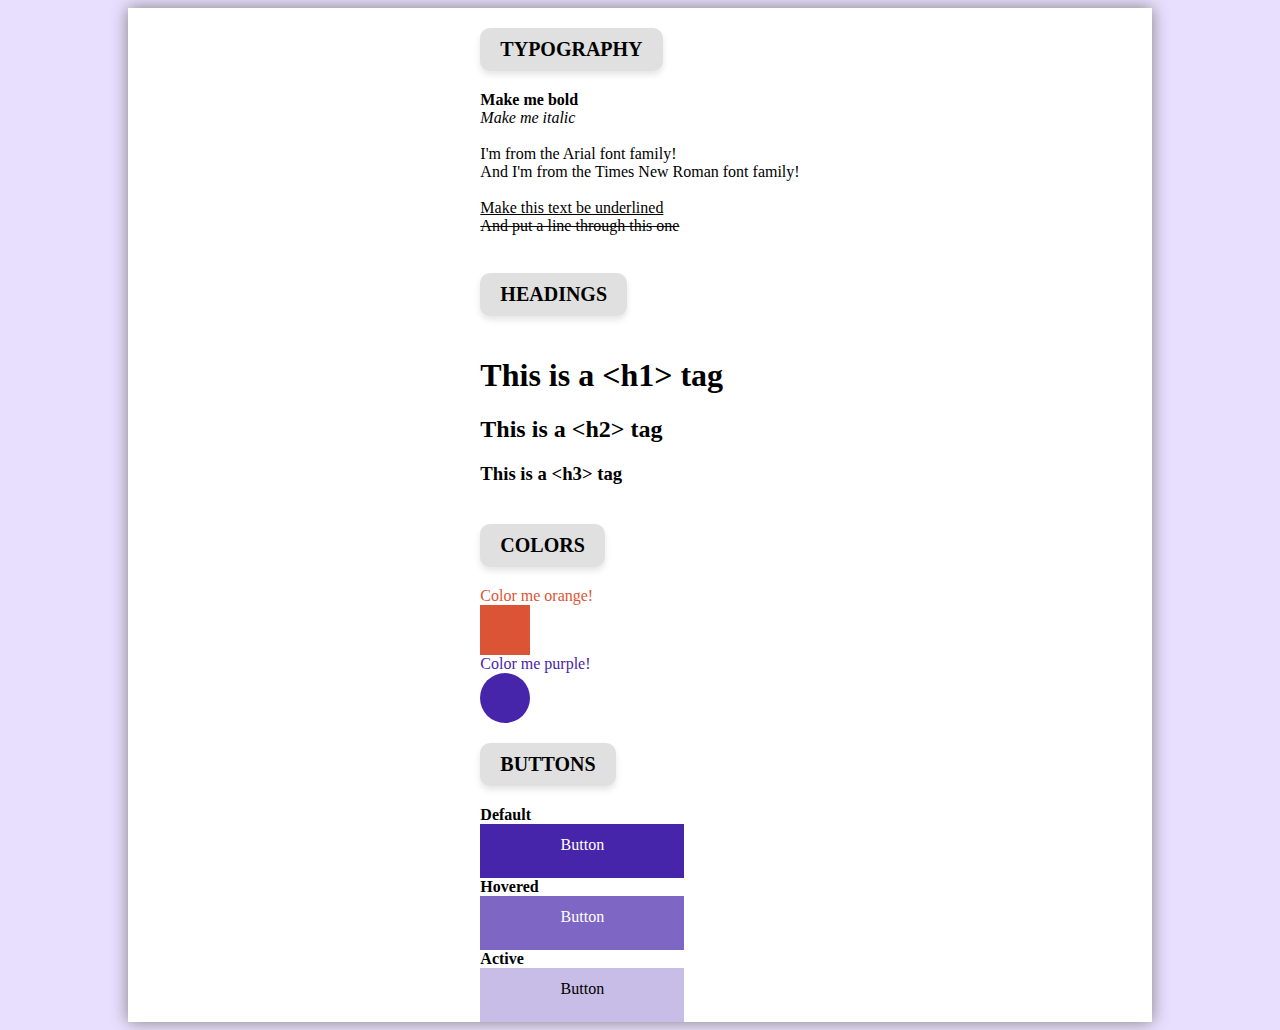
<file: Basics/index.html>
<!DOCTYPE html>
<html>

<head>
    <meta charset="UTF-8">
    <link rel="stylesheet" href="style.css">
</head>

<body>
    <div class="container">
        <div class="content">
            <p class="title">TYPOGRAPHY</p>
            <div style="font-weight: bold">Make me bold</div>
            <div style="font-style: italic">Make me italic</div>
            <br>
            <div style="font-style: Arial">I'm from the Arial font family!</div>
            <div style="font-style: Times">And I'm from the Times New Roman font family!</div>
            <br>
            <div><u>Make this text be underlined</u></div>
            <div><s>And put a line through this one</s></div>
            <br>
            <p class="title">HEADINGS</p>
            <h1>This is a &lth1&gt tag</h1>
            <h2>This is a &lth2&gt tag</h2>
            <h3>This is a &lth3&gt tag</h3>
            <p class="title">COLORS</p>
            <div style="Color:rgb(220 84 54)">Color me orange!</div>
            <div class="square"> </div>
            <div style="Color:rgb(71 37 171)">Color me purple!</div>
            <div class="circle"></div>
            <p class="title">BUTTONS</p>
            <div style="font-weight: bold">Default</div>
            <div class="bt" id="bt1">Button</div>
            <div style="font-weight: bold">Hovered</div>
            <div class="bt" id="bt2">Button</div>
            <div style="font-weight: bold">Active</div>
            <div class="bt" id="bt3">Button</div>
        </div>
    </div>
</body>

</html>
</file>
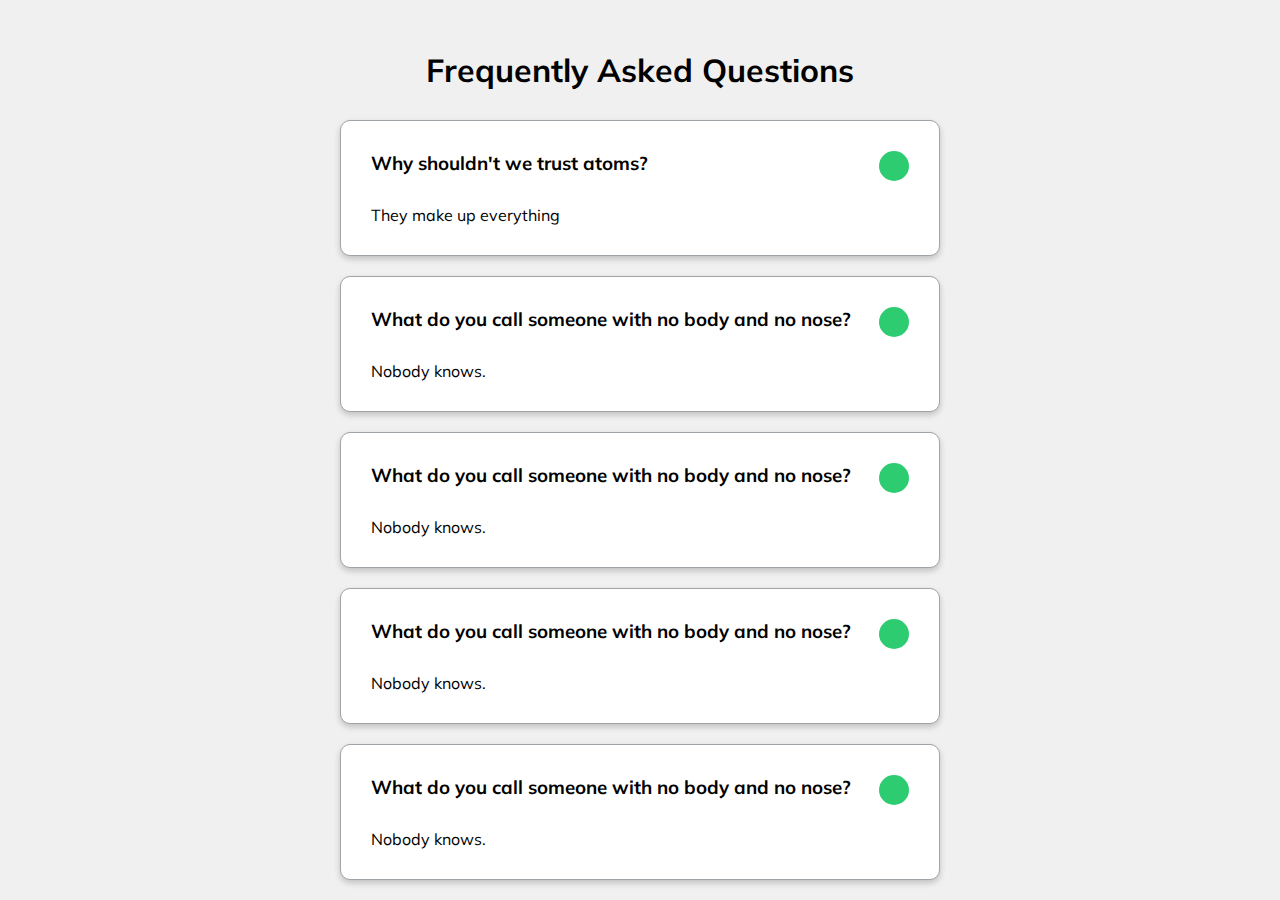
<file: Faq collapse/index.html>
<!DOCTYPE html>
<html lang="en">
  <head>
    <meta charset="UTF-8" />
    <meta name="viewport" content="width=device-width, initial-scale=1.0" />
    <link rel="stylesheet" href="https://cdnjs.cloudflare.com/ajax/libs/font-awesome/5.14.0/css/all.min.css" integrity="sha512-1PKOgIY59xJ8Co8+NE6FZ+LOAZKjy+KY8iq0G4B3CyeY6wYHN3yt9PW0XpSriVlkMXe40PTKnXrLnZ9+fkDaog==" crossorigin="anonymous" />
    <link rel="stylesheet" href="style.css" />
    <title>Faq collaspe</title>
  </head>
  <body>
    <h1>Frequently Asked Questions</h1>

    <div class="container">
      <div class="faq active">
        <!-- ::before -->
        <h3 class="title">Why shouldn't we trust atoms?</h3>
        <p class="text">They make up everything</p>
        <button class="toggle">
          <i class="fas chevron"></i>
          <i class="fas times">
            <!-- ::before -->
          </i>
        </button>
        <!-- ::after -->
      </div>

    <div class="container">
      <div class="faq active">
        <!-- ::before -->
        <h3 class="title">What do you call someone with no body and no nose?</h3>
        <p class="text">Nobody knows.</p>
        <button class="toggle">
          <i class="fas chevron"></i>
          <i class="fas times">
            <!-- ::before -->
          </i>
        </button>
        <!-- ::after -->
      </div>

    <div class="container">
      <div class="faq active">
        <!-- ::before -->
        <h3 class="title">What do you call someone with no body and no nose?</h3>
        <p class="text">Nobody knows.</p>
        <button class="toggle">
          <i class="fas chevron"></i>
          <i class="fas times">
            <!-- ::before -->
          </i>
        </button>
        <!-- ::after -->
      </div>

    <div class="container">
      <div class="faq active">
        <!-- ::before -->
        <h3 class="title">What do you call someone with no body and no nose?</h3>
        <p class="text">Nobody knows.</p>
        <button class="toggle">
          <i class="fas chevron"></i>
          <i class="fas times">
            <!-- ::before -->
          </i>
        </button>
        <!-- ::after -->
      </div>

    <div class="container">
      <div class="faq active">
        <!-- ::before -->
        <h3 class="title">What do you call someone with no body and no nose?</h3>
        <p class="text">Nobody knows.</p>
        <button class="toggle">
          <i class="fas chevron"></i>
          <i class="fas times">
            <!-- ::before -->
          </i>
        </button>
        <!-- ::after -->
      </div>
    </div>

    <script src="script.js"></script>
  </body>
</html>
</file>
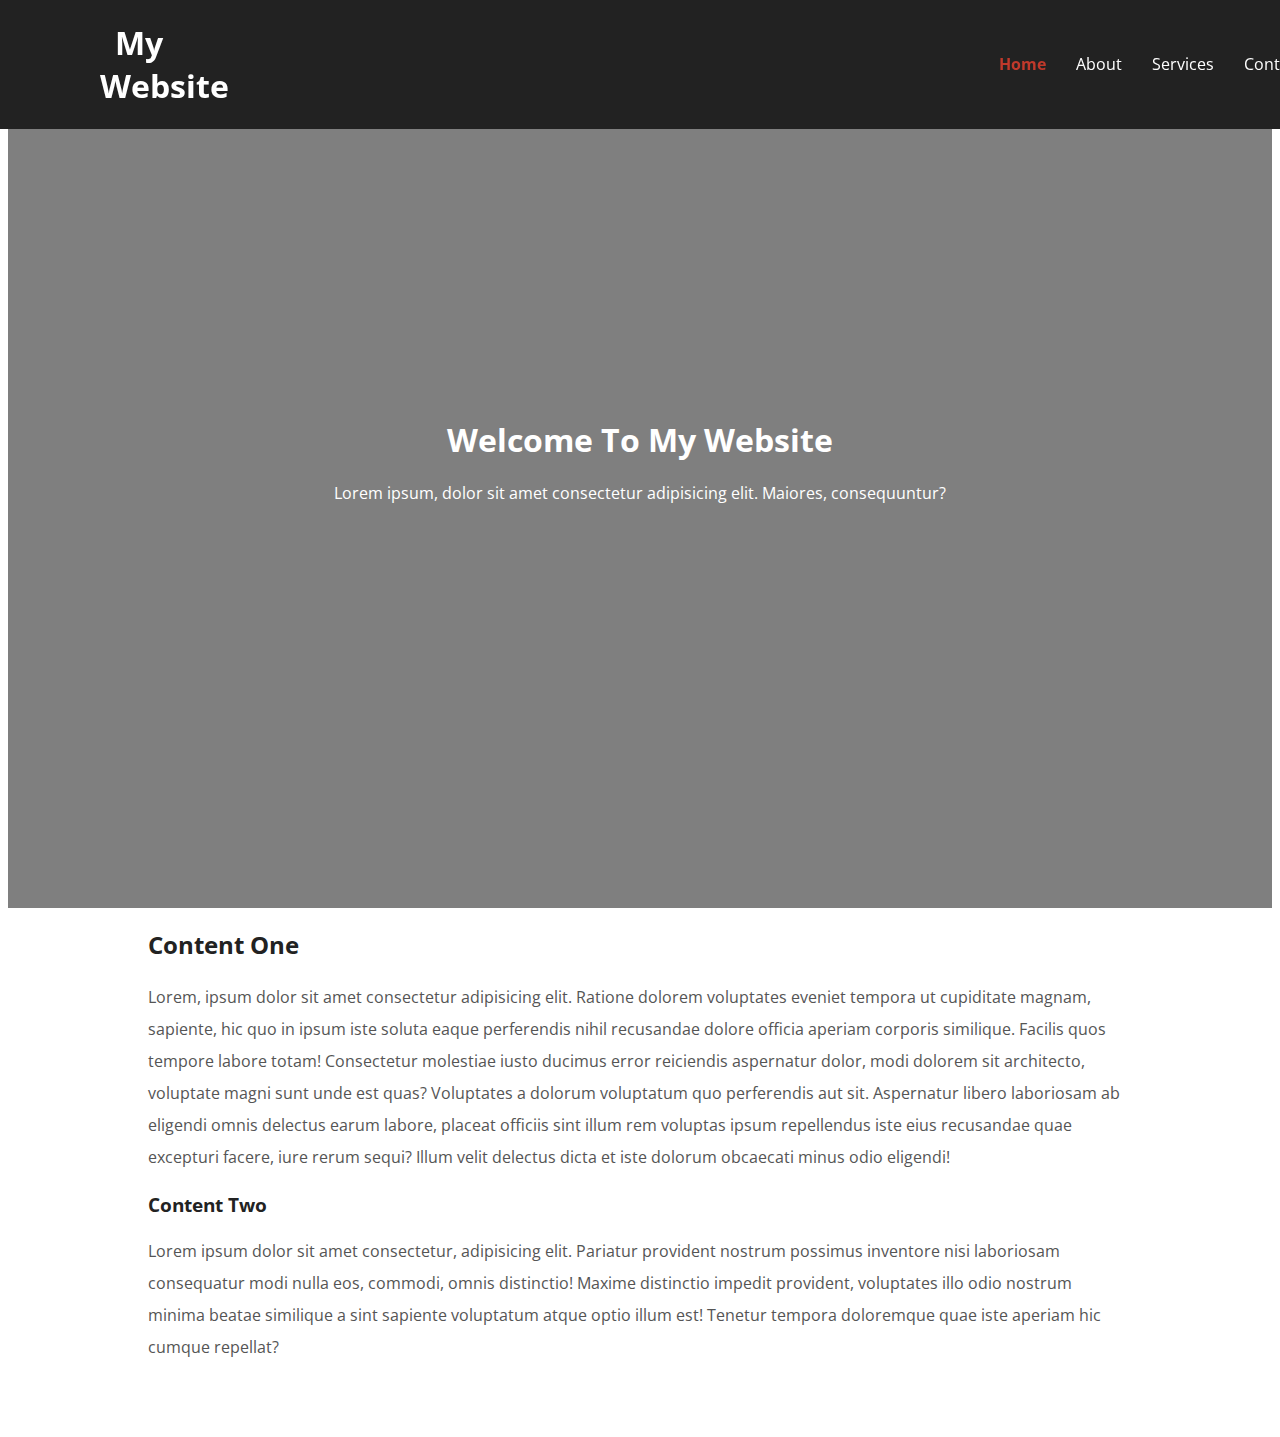
<file: Sticky Navigation/index.html>
<!DOCTYPE html>
<html lang="en">
  <head>
    <meta charset="UTF-8" />
    <meta name="viewport" content="width=device-width, initial-scale=1.0" />
    <link rel="stylesheet" href="style.css" />
    <title>Sticky Navigation</title>
  </head>
  <body>
    <nav>
      <div class="container">
        <h1 class="logo">
          <a href="#">My Website</a>
        </h1>
        <ul>
          <li>
            <a href="#" class="current">Home</a>
          </li>
          <li>
            <a href="#">About</a>
          </li>
          <li>
            <a href="#">Services</a>
          </li>
          <li>
            <a href="#">Contact</a>
          </li>
        </ul>
      </div>
    </nav>
    <div class="hero">
      <div class="container">
        <h1>Welcome To My Website</h1>
        <p>Lorem ipsum, dolor sit amet consectetur adipisicing elit. Maiores, consequuntur?</p>
      </div>
    </div>
    <section class="container content">
      <h2>Content One</h2>
      <p>Lorem, ipsum dolor sit amet consectetur adipisicing elit. Ratione dolorem voluptates eveniet tempora ut cupiditate magnam, sapiente, hic quo in ipsum iste soluta eaque perferendis nihil recusandae dolore officia aperiam corporis similique. Facilis quos tempore labore totam! Consectetur molestiae iusto ducimus error reiciendis aspernatur dolor, modi dolorem sit architecto, voluptate magni sunt unde est quas? Voluptates a dolorum voluptatum quo perferendis aut sit. Aspernatur libero laboriosam ab eligendi omnis delectus earum labore, placeat officiis sint illum rem voluptas ipsum repellendus iste eius recusandae quae excepturi facere, iure rerum sequi? Illum velit delectus dicta et iste dolorum obcaecati minus odio eligendi!</p>
      <h3>Content Two</h3>
      <p>Lorem ipsum dolor sit amet consectetur, adipisicing elit. Pariatur provident nostrum possimus inventore nisi laboriosam consequatur modi nulla eos, commodi, omnis distinctio! Maxime distinctio impedit provident, voluptates illo odio nostrum minima beatae similique a sint sapiente voluptatum atque optio illum est! Tenetur tempora doloremque quae iste aperiam hic cumque repellat?</p>
    </section>
    <script src="script.js"></script>
  </body>
</html>
</file>
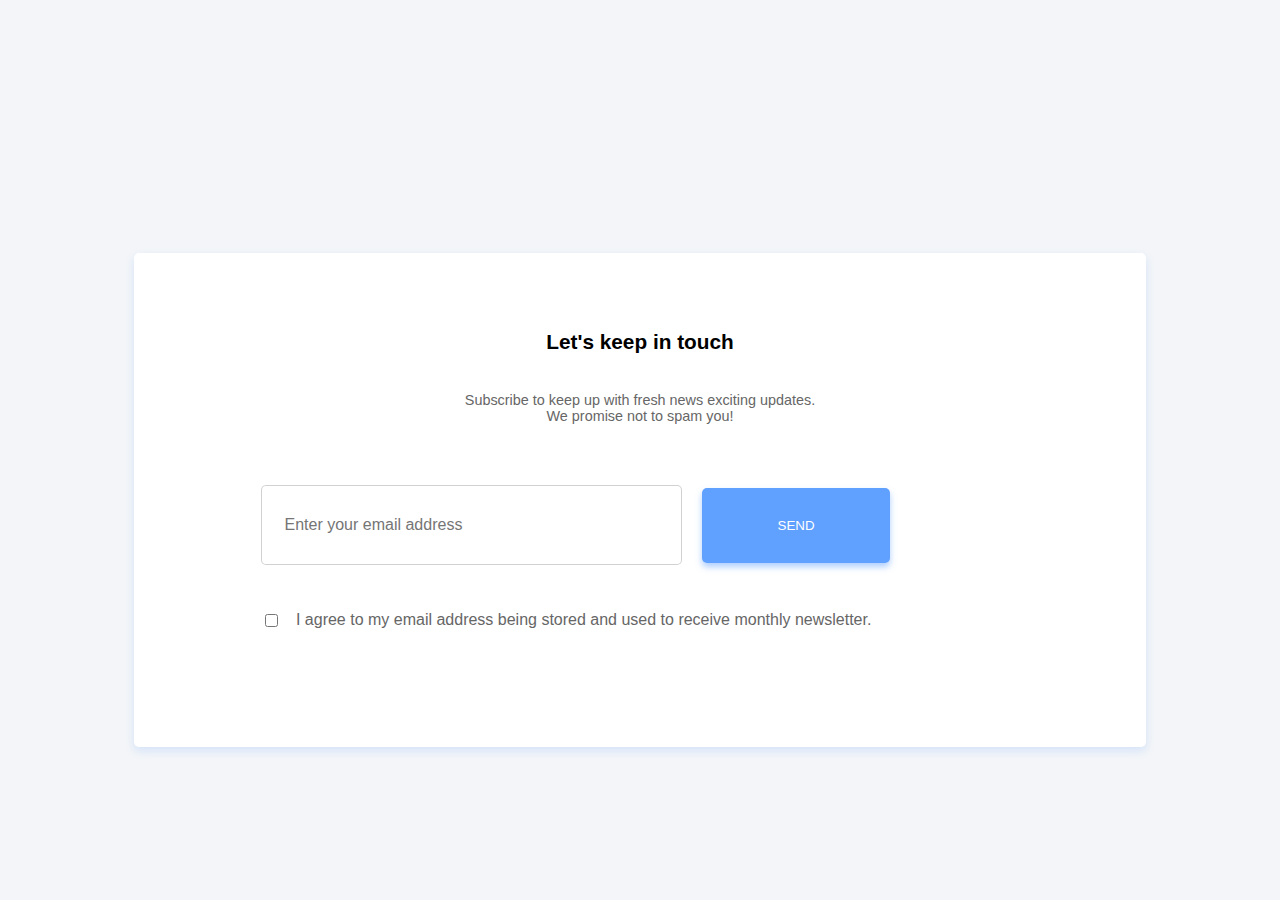
<file: Subscribe/index.html>
<html>

<head>
    <meta charset="UTF-8">
    <meta name="viewport" content="width=device-width, initial-scale=1.0">
    <link rel="stylesheet" href="styles.css">
</head>

<body>
    <div class="container">
        <div class="content">
            <h1>Let's keep in touch</h1>
            <p>
                Subscribe to keep up with fresh news exciting updates.<br>
                We promise not to spam you!
            </p>
            <form>
                <div class="input">
                    <input type="email" placeholder="Enter your email address">
                    <button type="submit">SEND</button>
                </div>
                <div class="checkbox">
                    <input type="checkbox" id="agree">
                    <label for="agree">I agree to my email address being stored and used to receive monthly newsletter.</label>                    
                </div>
            </form>
        </div>
    </div>
</body>

</html>
</file>
<file: Basics/style.css>
body {
    background-color: #e8dfff;
}

.container {
    background-color: #fff;
    margin-left: 120px;
    margin-right: 120px;
    text-align: center;
    box-shadow: 0 0 1rem grey;
}

.content{
    display: inline-block;
    text-align: left;
}

.title{
    display: inline-block;
    background-color: #E0E0E0;
    padding: 10px 20px;
    font-size: 20px;
    font-weight: bold;
    border-radius: 10px;
    box-shadow: 0 4px 6px rgba(0, 0, 0, 0.1);
}

.square{
    width: 50px;
    height: 50px;
    background-color: rgb(220 84 54);
}

.circle{
    width: 50px;
    height: 50px;
    background-color: rgb(71 37 171);
    border-radius: 50%;
}

.bt{
    padding: 12px;
    text-align: center;
    color: white;
    width: 180px;
    height: 30px;
    /* background-color: rgb(71 37 171); */
}

#bt1{
    background-color: rgb(70, 37, 171);
}

#bt2{
    background-color: rgba(70, 37, 171, 0.7);
}

#bt3{
    background-color: rgba(70, 37, 171, 0.3);
    color: black;
}
</file>
<file: Faq collapse/style.css>
@import url('https://fonts.googleapis.com/css?family=Muli&display=swap');

* {
  box-sizing: border-box;
}

body {
  font-family: 'Muli', sans-serif;
  background-color: #f0f0f0;
}

h1 {
  margin-top: 50px;
  margin-bottom: 30px;
  text-align: center;
}

.container {
  max-width: 600px;
  margin: 0 auto;
}

.faq {
  background-color: transparent;
  border: 1px solid #9fa4a8;
  border-radius: 10px;
  margin: 20px 0;
  padding: 30px;
  position: relative;
  overflow: hidden;
  transition: 0.3s ease;
}

.faq.active {
  background-color: #fff;
  box-shadow: 0 3px 6px rgba(0, 0, 0, 0.1), 0 3px 6px rgba(0, 0, 0, 0.1);
}

.faq.active::before,
.faq.active::after {
  content: '\f075';
  font-family: 'Font Awesome 5 Free';
  color: #2ecc71;
  font-size: 7rem;
  position: absolute;
  opacity: 0.2;
  top: 20px;
  left: 20px;
  z-index: 0;
}

.faq.active::before {
  color: #3498db;
  top: -10px;
  left: -30px;
  transform: rotateY(180deg);
}

.title {
  margin: 0 35px 0 0;
}

.text {
  display: none;
  margin: 30px 0 0;
}

.faq.active .text {
  display: block;
}

.toggle {
  /* background-color: transparent; */
  background-color: #3498db;
  border: 0;
  border-radius: 50%;
  cursor: pointer;
  display: flex;
  align-items: center;
  justify-content: center;
  font-size: 16px;
  padding: 0;
  position: absolute;
  top: 30px;
  right: 30px;
  height: 30px;
  width: 30px;
}

.toggle:focus {
  outline: 0;
}

.toggle .times {
  display: none;
}

.faq.active .toggle .times {
  color: #fff;
  display: block;
}

.faq.active .toggle .chevron {
  display: none;
}

.faq.active .toggle {
  /* background-color: #9fa4a8; */
  background-color: #2ecc71;
}
</file>
<file: Sticky Navigation/style.css>
@import url('https://fonts.googleapis.com/css?family=Open+Sans');

body {
    font-family: 'Open Sans', sans-serif;
    color: #222;
    padding-bottom: 50px;
}

nav {
    position: fixed;
    background-color: #222;
    top: 0;
    left: 0;
    right: 0;
    transition: all 0.3s ease-in-out;
  }

nav .container {
    display: flex;
}

nav .logo {
    margin-left: 100px;
}

nav ul {
    display: flex;
    list-style-type: none;
    align-items: center;
    margin-left: 700px;
    justify-content: center;
}

nav a {
    color: #fff;
    text-decoration: none;
    padding: 7px 15px;
    transition: all 0.3s ease-in-out;
}

nav a.current,
nav.active a.current, 
nav a:hover ,
nav.active a:hover {
  color: #c0392b;
  font-weight: bold;
}

nav.active {
    background-color: #fff;
    margin-top: -10px;
}

nav.active a {
    color: #000;
    margin-top: 10px;
}

.hero {
    background-image: url('https://images.pexels.com/photos/450035/pexels-photo-450035.jpeg?auto=compress&cs=tinysrgb&dpr=2&h=750&w=1260');
    background-repeat: no-repeat;
    background-size: cover;
    background-position: bottom center;
    height: 100vh;
    color: #fff;
    display: flex;
    justify-content: center;
    align-items: center;
    text-align: center;
    position: relative;
    margin-bottom: 20px;
    z-index: -2;
  }

  .hero::before {
    content: '';
    position: absolute;
    top: 0;
    left: 0;
    width: 100%;
    height: 100%;
    z-index: -1;
    background-color: rgba(0, 0, 0, 0.5);
  }

  section {
    font-family: 'Open Sans', sans-serif;
    margin-left: 140px;
    margin-right: 140px;
  }

  section p {
    color: #555;
    font-size: medium;
    line-height: 2;
  }
</file>
<file: Subscribe/styles.css>
body {
    background-color: #f3f5f8;
    font-family: Arial, sans-serif;
}

.container {
    border-radius: 5px;
    background-color: #fff;
    margin: 20% 10% 10% 10%;
    padding: 5% 10% 8% 10%;
    box-shadow: 0 4px 8px rgba(96, 160, 255, 0.2);
}

h1 {
    text-align: center;
    font-size: 130%;
}

p {
    text-align: center;
    font-size: 90%;
    color: rgb(102, 102, 102);
    margin-top: 5%;
    margin-bottom: 8%;
}

.input input {
    padding: 4% 25% 4% 3%;
    font-size: medium;
    border-radius: 5px;
    border: 1.5px solid rgba(102, 102, 102, 0.3);
}

.input button {
    margin-left: 2%;
    margin-right: -30%;
    padding: 4% 10%;
    color: #fff;
    background-color: rgb(96, 160, 255);
    border: none;
    border-radius: 5px;
    box-shadow: 0 4px 6px rgba(96, 160, 255, 0.5);
}

.checkbox {
    margin-top: 6%;
    display: flex;
    align-items: flex-start;
}

.checkbox label {
    color: rgb(102, 102, 102);
    padding-left: 2%;
}
</file>
